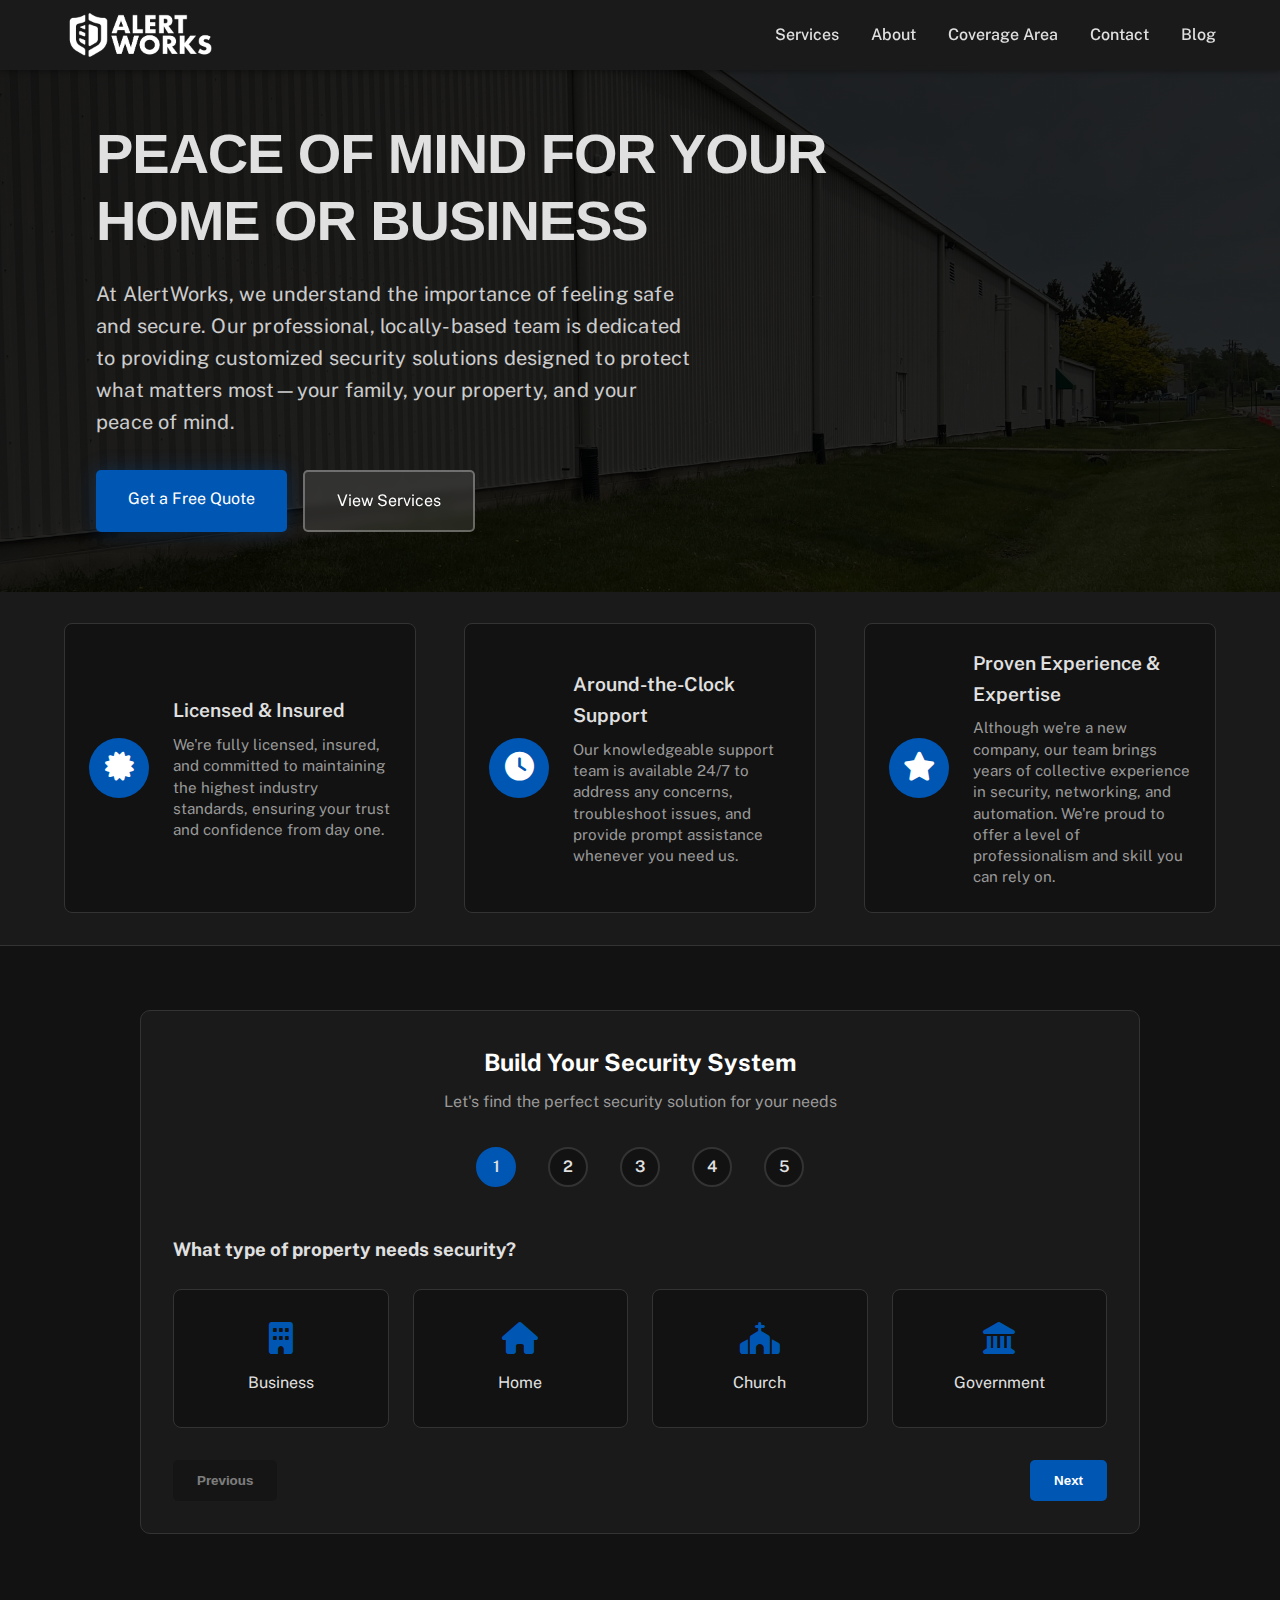
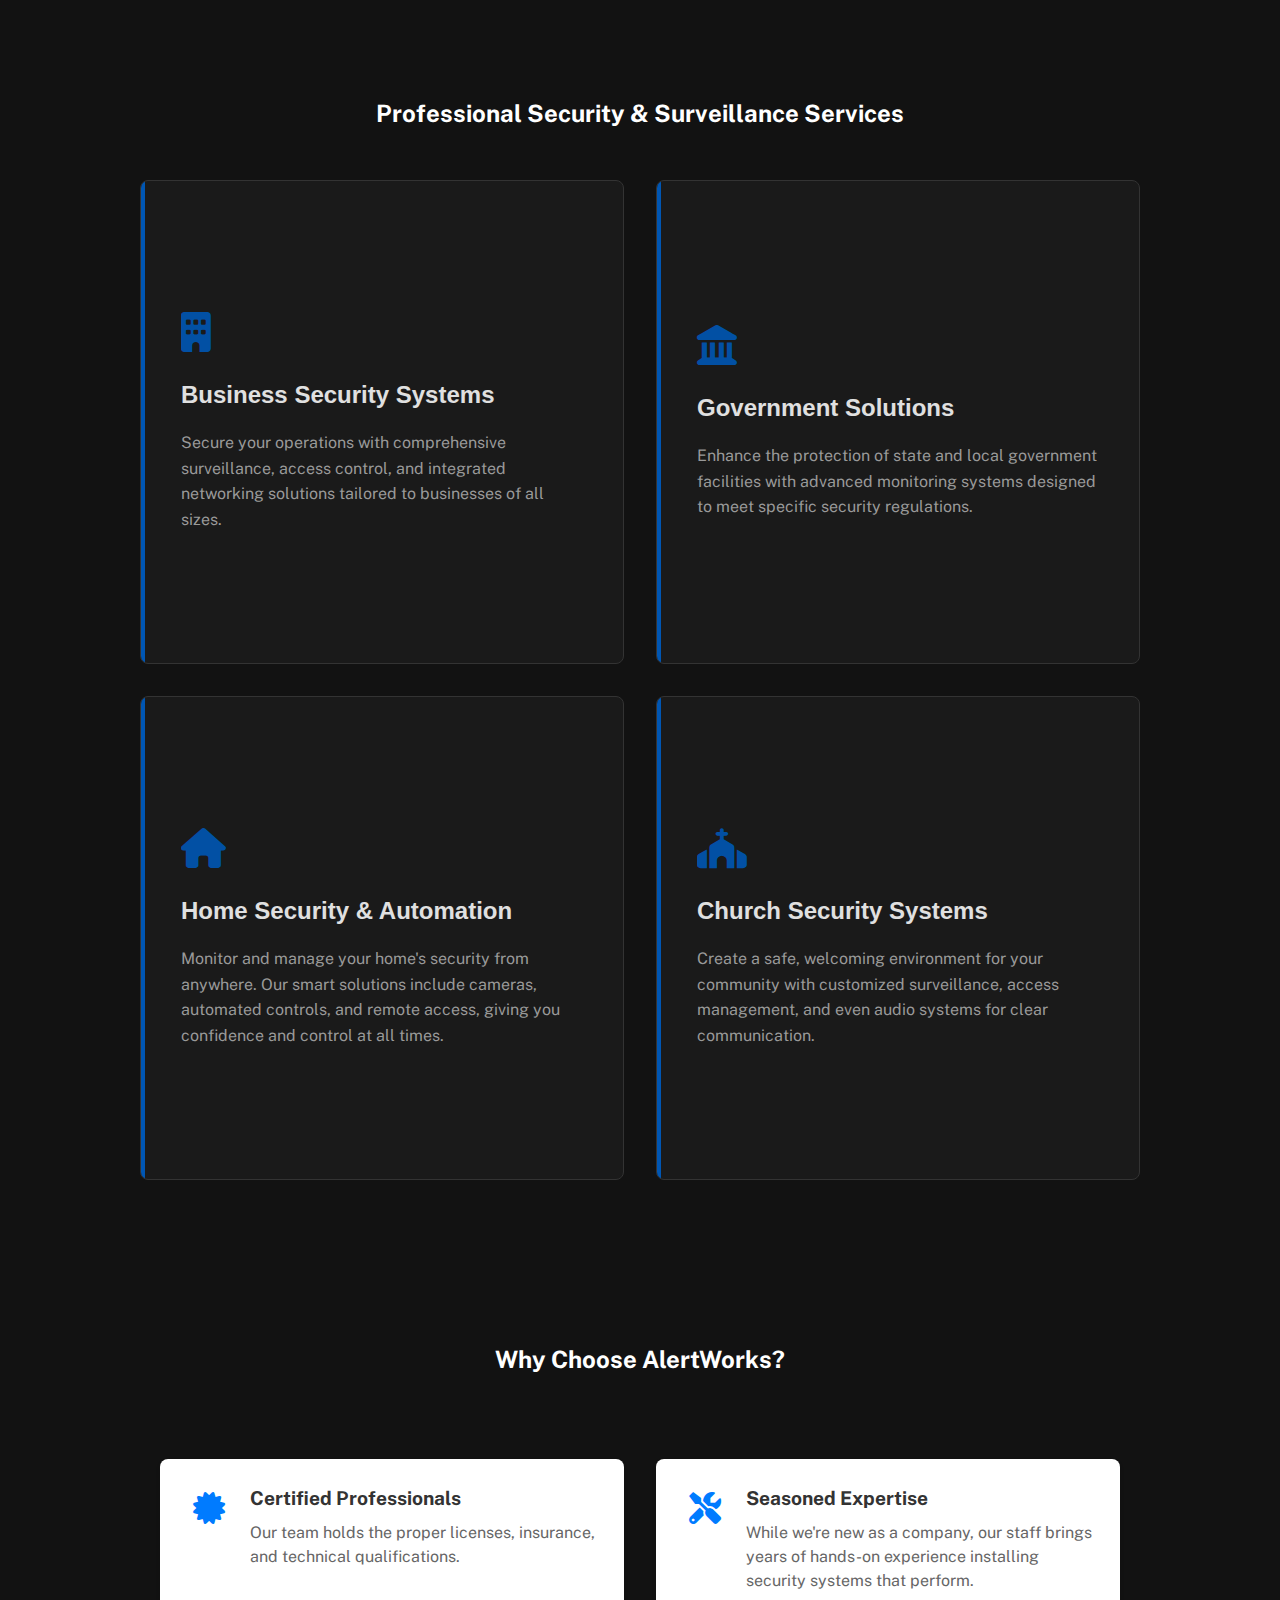
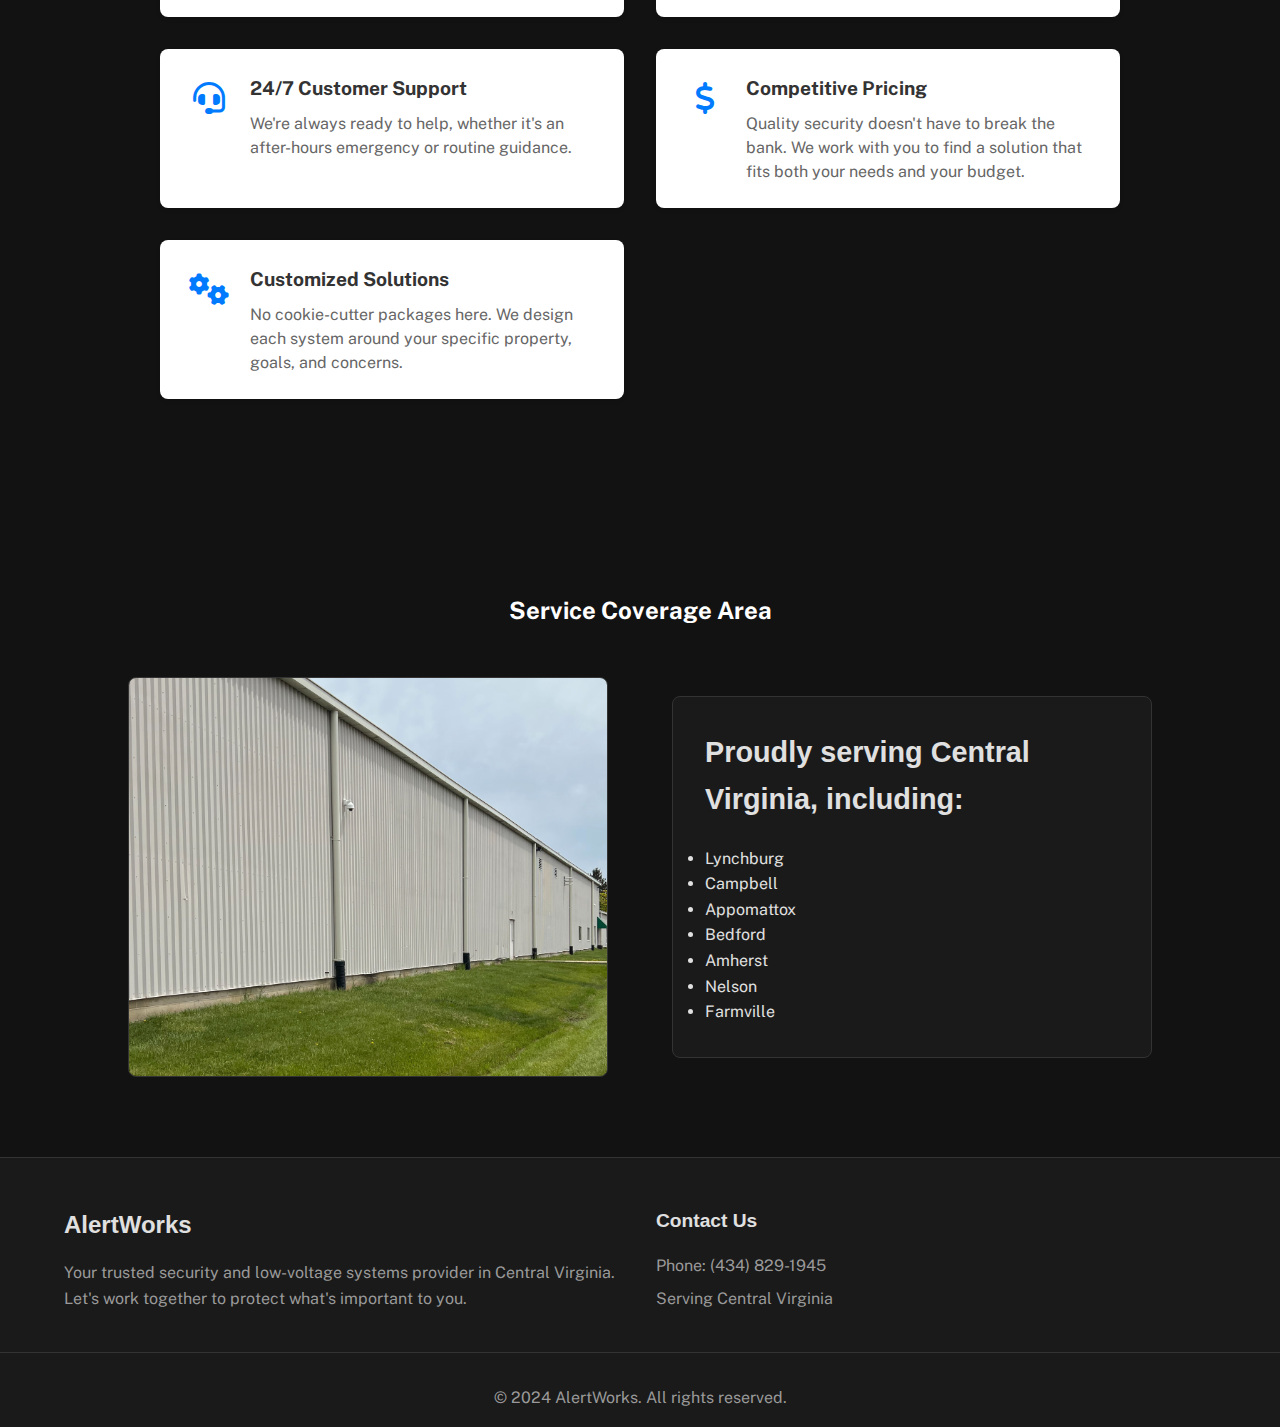
<file: index.html>
<!DOCTYPE html>
<html lang="en">
<head>
    <meta charset="UTF-8">
    <meta name="viewport" content="width=device-width, initial-scale=1.0">
    
    <!-- SEO Meta Tags -->
    <title>AlertWorks - Professional Security Systems & Low Voltage Solutions in Central Virginia</title>
    <meta name="description" content="AlertWorks provides professional security systems, surveillance, and low voltage solutions for homes and businesses in Central Virginia. 24/7 monitoring, access control, and custom security solutions.">
    <meta name="keywords" content="security systems, surveillance cameras, access control, home security, business security, Central Virginia, Lynchburg, Campbell, Bedford">
    
    <!-- Google Tag Manager -->
<script>(function(w,d,s,l,i){w[l]=w[l]||[];w[l].push({'gtm.start':
    new Date().getTime(),event:'gtm.js'});var f=d.getElementsByTagName(s)[0],
    j=d.createElement(s),dl=l!='dataLayer'?'&l='+l:'';j.async=true;j.src=
    'https://www.googletagmanager.com/gtm.js?id='+i+dl;f.parentNode.insertBefore(j,f);
    })(window,document,'script','dataLayer','GTM-N4N9LF2C');</script>
    <!-- End Google Tag Manager -->


    <!-- Open Graph / Social Media Meta Tags -->
    <meta property="og:title" content="AlertWorks - Professional Security Systems in Central Virginia">
    <meta property="og:description" content="Professional security systems and surveillance solutions for homes and businesses. Licensed experts serving Central Virginia with 24/7 support.">
    <meta property="og:image" content="https://alertworksva.com/alertworks-social-share.jpg">
    <meta property="og:url" content="https://alertworksva.com">
    <meta property="og:type" content="website">
    
    <!-- Twitter Card Meta Tags -->
    <meta name="twitter:card" content="summary_large_image">
    <meta name="twitter:title" content="AlertWorks - Security Systems & Solutions">
    <meta name="twitter:description" content="Professional security systems and surveillance solutions for homes and businesses in Central Virginia.">
    <meta name="twitter:image" content="https://alertworks.com/alertworks-social-share.jpg">
    
    <!-- Favicon Tags -->
    <link rel="icon" type="image/png" href="alertworks-icon.png">
    <link rel="apple-touch-icon" href="alertworks-icon.png">
    
    <!-- Preload Critical Assets -->
    <link rel="preload" href="alertworksva-logo-transparent.png" as="image">
    <link rel="preload" href="styles.css" as="style">
    
    <!-- Stylesheets -->
    <link rel="stylesheet" href="styles.css">
    <link rel="stylesheet" href="https://cdnjs.cloudflare.com/ajax/libs/font-awesome/6.0.0/css/all.min.css">
    <link rel="preconnect" href="https://fonts.googleapis.com">
    <link rel="preconnect" href="https://fonts.gstatic.com" crossorigin>
    <link href="https://fonts.googleapis.com/css2?family=Public+Sans:wght@400;500;600&display=swap" rel="stylesheet">

    
</head>
<body>
    <!-- Google Tag Manager (noscript) -->
<noscript><iframe src="https://www.googletagmanager.com/ns.html?id=GTM-N4N9LF2C"
    height="0" width="0" style="display:none;visibility:hidden"></iframe></noscript>
    <!-- End Google Tag Manager (noscript) -->
    <header>
        <nav>
            <div class="logo">
                <img src="alertworksva-logo-transparent.png" alt="AlertWorks VA - Professional Security Systems" width="200" height="60">
            </div>
            <div class="nav-links">
                <a href="#services">Services</a>
                <a href="#about">About</a>
                <a href="#coverage">Coverage Area</a>
                <a href="#contact">Contact</a>
                <a href="blog-government-security.html">Blog</a>
            </div>
        </nav>

        <div class="hero">
            <div class="hero-content">
                <h1>Peace of Mind for Your Home or Business</h1>
                <p>At AlertWorks, we understand the importance of feeling safe and secure. Our professional, locally-based team is dedicated to providing customized security solutions designed to protect what matters most—your family, your property, and your peace of mind.</p>
                <div class="hero-buttons">
                    <a href="#contact" class="cta-button primary">Get a Free Quote</a>
                    <a href="#services" class="cta-button secondary">View Services</a>
                </div>
            </div>
        </div>

        <!-- Schema markup should come after the hero section -->
        <script type="application/ld+json">
        {
            "@context": "https://schema.org",
            "@type": "SecurityService",
            "name": "AlertWorks",
            "image": "https://alertworksva.com/alertworksva-logo-transparent.png",
            "description": "Professional security systems and low voltage solutions in Central Virginia",
            "address": {
                "@type": "PostalAddress",
                "addressLocality": "Lynchburg",
                "addressRegion": "VA",
                "addressCountry": "US"
            },
            "geo": {
                "@type": "GeoCoordinates",
                "latitude": "37.4138",
                "longitude": "-79.1422"
            },
            "url": "https://alertworksva.com",
            "telephone": "(434) 829-1945",
            "areaServed": ["Lynchburg", "Campbell", "Appomattox", "Bedford", "Amherst", "Nelson", "Farmville"]
        }
        </script>
    </header>

    <section id="trust-banner">
        <div class="trust-items">
            <div class="trust-item">
                <div class="trust-icon">
                    <i class="fas fa-certificate"></i>
                </div>
                <div class="trust-content">
                    <h3>Licensed & Insured</h3>
                    <p>We're fully licensed, insured, and committed to maintaining the highest industry standards, ensuring your trust and confidence from day one.</p>
                </div>
            </div>
            <div class="trust-item">
                <div class="trust-icon">
                    <i class="fas fa-clock"></i>
                </div>
                <div class="trust-content">
                    <h3>Around-the-Clock Support</h3>
                    <p>Our knowledgeable support team is available 24/7 to address any concerns, troubleshoot issues, and provide prompt assistance whenever you need us.</p>
                </div>
            </div>
            <div class="trust-item">
                <div class="trust-icon">
                    <i class="fas fa-star"></i>
                </div>
                <div class="trust-content">
                    <h3>Proven Experience & Expertise</h3>
                    <p>Although we're a new company, our team brings years of collective experience in security, networking, and automation. We're proud to offer a level of professionalism and skill you can rely on.</p>
                </div>
            </div>
        </div>
    </section>

    <section id="system-builder">
        <div class="configurator-container">
            <div class="configurator-header">
                <h2>Build Your Security System</h2>
                <p>Let's find the perfect security solution for your needs</p>
            </div>
            
            <div class="steps-container">
                <div class="step-indicators">
                    <div class="step active" data-step="1">1</div>
                    <div class="step" data-step="2">2</div>
                    <div class="step" data-step="3">3</div>
                    <div class="step" data-step="4">4</div>
                    <div class="step" data-step="5">5</div>
                </div>
                
                <form id="system-configurator">
                    <!-- Step 1: Property Type -->
                    <div class="step-content active" data-step="1">
                        <h3>What type of property needs security?</h3>
                        <div class="options-grid">
                            <div class="option-card">
                                <i class="fas fa-building"></i>
                                <span>Business</span>
                                <input type="radio" name="property-type" value="business">
                            </div>
                            <div class="option-card">
                                <i class="fas fa-home"></i>
                                <span>Home</span>
                                <input type="radio" name="property-type" value="home">
                            </div>
                            <div class="option-card">
                                <i class="fas fa-church"></i>
                                <span>Church</span>
                                <input type="radio" name="property-type" value="church">
                            </div>
                            <div class="option-card">
                                <i class="fas fa-landmark"></i>
                                <span>Government</span>
                                <input type="radio" name="property-type" value="government">
                            </div>
                        </div>
                    </div>

                    <!-- Step 2: Security Objectives -->
                    <div class="step-content" data-step="2">
                        <h3>Select Your Security Objectives</h3>
                        <div class="checkbox-grid">
                            <div class="checkbox-group">
                                <h4>Surveillance</h4>
                                <label><input type="checkbox" name="objectives" value="indoor-cameras"> Indoor Cameras</label>
                                <label><input type="checkbox" name="objectives" value="outdoor-cameras"> Outdoor Cameras</label>
                                <label><input type="checkbox" name="objectives" value="24-7-monitoring"> 24/7 Monitoring</label>
                            </div>
                            <div class="checkbox-group">
                                <h4>Access Control</h4>
                                <label><input type="checkbox" name="objectives" value="door-access"> Door Access Systems</label>
                                <label><input type="checkbox" name="objectives" value="keycard"> Keycard/Keypad Entry</label>
                                <label><input type="checkbox" name="objectives" value="visitor"> Visitor Management</label>
                            </div>
                        </div>
                    </div>

                    <!-- Step 3: Budget Range -->
                    <div class="step-content" data-step="3">
                        <h3>Select Your Budget Range</h3>
                        <div class="budget-options">
                            <div class="budget-card">
                                <h4>Budget-Friendly</h4>
                                <p>Entry Level Solutions</p>
                                <input type="radio" name="budget" value="budget">
                            </div>
                            <div class="budget-card">
                                <h4>Mid-Range</h4>
                                <p>Balance of Features & Cost</p>
                                <input type="radio" name="budget" value="mid">
                            </div>
                            <div class="budget-card">
                                <h4>Premium</h4>
                                <p>High-End Integrated Solutions</p>
                                <input type="radio" name="budget" value="premium">
                            </div>
                        </div>
                    </div>

                    <!-- Step 4: Additional Details -->
                    <div class="step-content" data-step="4">
                        <h3>Additional Details</h3>
                        <div class="form-group">
                            <label>Property Size</label>
                            <select name="size">
                                <option value="small">Small (Single Room/Office)</option>
                                <option value="medium">Medium (Multi-Room)</option>
                                <option value="large">Large (Multiple Buildings)</option>
                            </select>
                            
                            <label>Installation Timeline</label>
                            <select name="timeline">
                                <option value="urgent">Urgent (2-4 weeks)</option>
                                <option value="flexible">Flexible (4-8 weeks)</option>
                                <option value="research">Just Researching</option>
                            </select>
                        </div>
                    </div>

                    <!-- Step 5: Contact Information -->
                    <div class="step-content" data-step="5">
                        <h3>Get Your Custom Quote</h3>
                        <div class="form-group">
                            <input type="text" placeholder="Your Name" required>
                            <input type="email" placeholder="Email Address" required>
                            <input type="tel" placeholder="Phone Number" required>
                            <textarea placeholder="Additional Notes (Optional)"></textarea>
                        </div>
                    </div>

                    <div class="step-navigation">
                        <button type="button" class="prev-step" disabled>Previous</button>
                        <button type="button" class="next-step">Next</button>
                        <button type="submit" class="submit-form" style="display: none;">Get Quote</button>
                    </div>
                </form>
            </div>
        </div>
    </section>

    <section id="services">
        <h2>Professional Security & Surveillance Services</h2>
        <div class="services-grid">
            <div class="service-card" itemscope itemtype="https://schema.org/Service">
                <i class="fas fa-building" aria-hidden="true"></i>
                <h3 itemprop="name">Business Security Systems</h3>
                <p itemprop="description">Secure your operations with comprehensive surveillance, access control, and integrated networking solutions tailored to businesses of all sizes.</p>
            </div>
            <div class="service-card">
                <i class="fas fa-landmark"></i>
                <h3>Government Solutions</h3>
                <p>Enhance the protection of state and local government facilities with advanced monitoring systems designed to meet specific security regulations.</p>
            </div>
            <div class="service-card">
                <i class="fas fa-home"></i>
                <h3>Home Security & Automation</h3>
                <p>Monitor and manage your home's security from anywhere. Our smart solutions include cameras, automated controls, and remote access, giving you confidence and control at all times.</p>
            </div>
            <div class="service-card">
                <i class="fas fa-church"></i>
                <h3>Church Security Systems</h3>
                <p>Create a safe, welcoming environment for your community with customized surveillance, access management, and even audio systems for clear communication.</p>
            </div>
        </div>
    </section>

    <section id="about">
        <h2>Why Choose AlertWorks?</h2>
        <div class="about-content">
            <div class="benefits-grid">
                <div class="benefit-card">
                    <div class="benefit-icon">
                        <i class="fas fa-certificate"></i>
                    </div>
                    <div class="benefit-text">
                        <h4>Certified Professionals</h4>
                        <p>Our team holds the proper licenses, insurance, and technical qualifications.</p>
                    </div>
                </div>
                
                <div class="benefit-card">
                    <div class="benefit-icon">
                        <i class="fas fa-tools"></i>
                    </div>
                    <div class="benefit-text">
                        <h4>Seasoned Expertise</h4>
                        <p>While we're new as a company, our staff brings years of hands-on experience installing security systems that perform.</p>
                    </div>
                </div>
                
                <div class="benefit-card">
                    <div class="benefit-icon">
                        <i class="fas fa-headset"></i>
                    </div>
                    <div class="benefit-text">
                        <h4>24/7 Customer Support</h4>
                        <p>We're always ready to help, whether it's an after-hours emergency or routine guidance.</p>
                    </div>
                </div>
                
                <div class="benefit-card">
                    <div class="benefit-icon">
                        <i class="fas fa-dollar-sign"></i>
                    </div>
                    <div class="benefit-text">
                        <h4>Competitive Pricing</h4>
                        <p>Quality security doesn't have to break the bank. We work with you to find a solution that fits both your needs and your budget.</p>
                    </div>
                </div>
                
                <div class="benefit-card">
                    <div class="benefit-icon">
                        <i class="fas fa-cogs"></i>
                    </div>
                    <div class="benefit-text">
                        <h4>Customized Solutions</h4>
                        <p>No cookie-cutter packages here. We design each system around your specific property, goals, and concerns.</p>
                    </div>
                </div>
            </div>
        </div>
    </section>

    <section id="coverage">
        <h2>Service Coverage Area</h2>
        <div class="coverage-container">
            <div class="coverage-image">
                <img src="alertworks-header.jpg" 
                     alt="Map showing AlertWorks service coverage area in Central Virginia" 
                     width="800" 
                     height="600"
                     loading="lazy">
            </div>
            <div class="coverage-list">
                <h3>Proudly serving Central Virginia, including:</h3>
                <ul>
                    <li>Lynchburg</li>
                    <li>Campbell</li>
                    <li>Appomattox</li>
                    <li>Bedford</li>
                    <li>Amherst</li>
                    <li>Nelson</li>
                    <li>Farmville</li>
                </ul>
            </div>
        </div>
    </section>

</main>

    <footer itemscope itemtype="https://schema.org/LocalBusiness">
        <div class="footer-content">
            <div class="footer-info">
                <h3 itemprop="name">AlertWorks</h3>
                <p itemprop="description">Your trusted security and low-voltage systems provider in Central Virginia. Let's work together to protect what's important to you.</p>
            </div>
            <div class="footer-contact">
                <h4>Contact Us</h4>
                <p>Phone: <span itemprop="telephone">(434) 829-1945</span></p>
                <p itemprop="areaServed">Serving Central Virginia</p>
            </div>
        </div>
        <div class="footer-bottom">
            <p>&copy; 2024 AlertWorks. All rights reserved.</p>
        </div>
    </footer>

    <script src="script.js" defer></script>
</body>
</html>
</file>
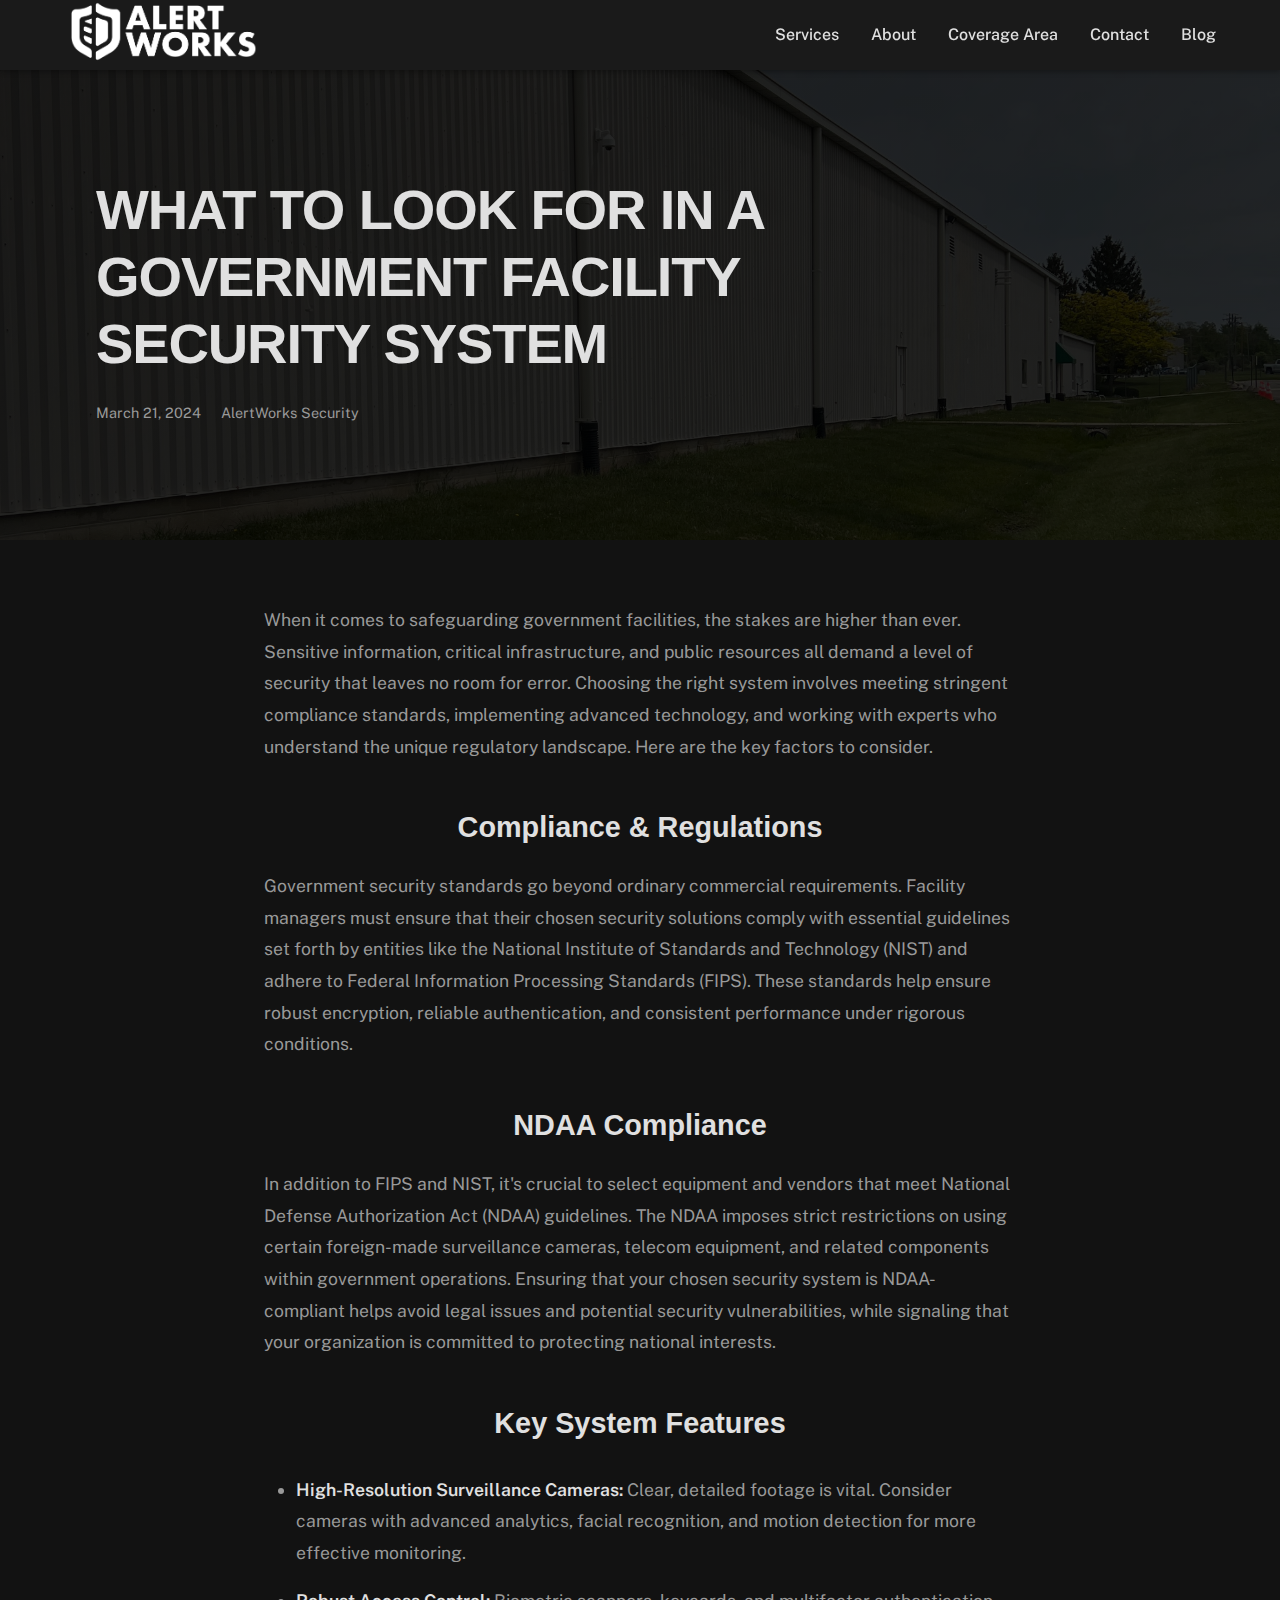
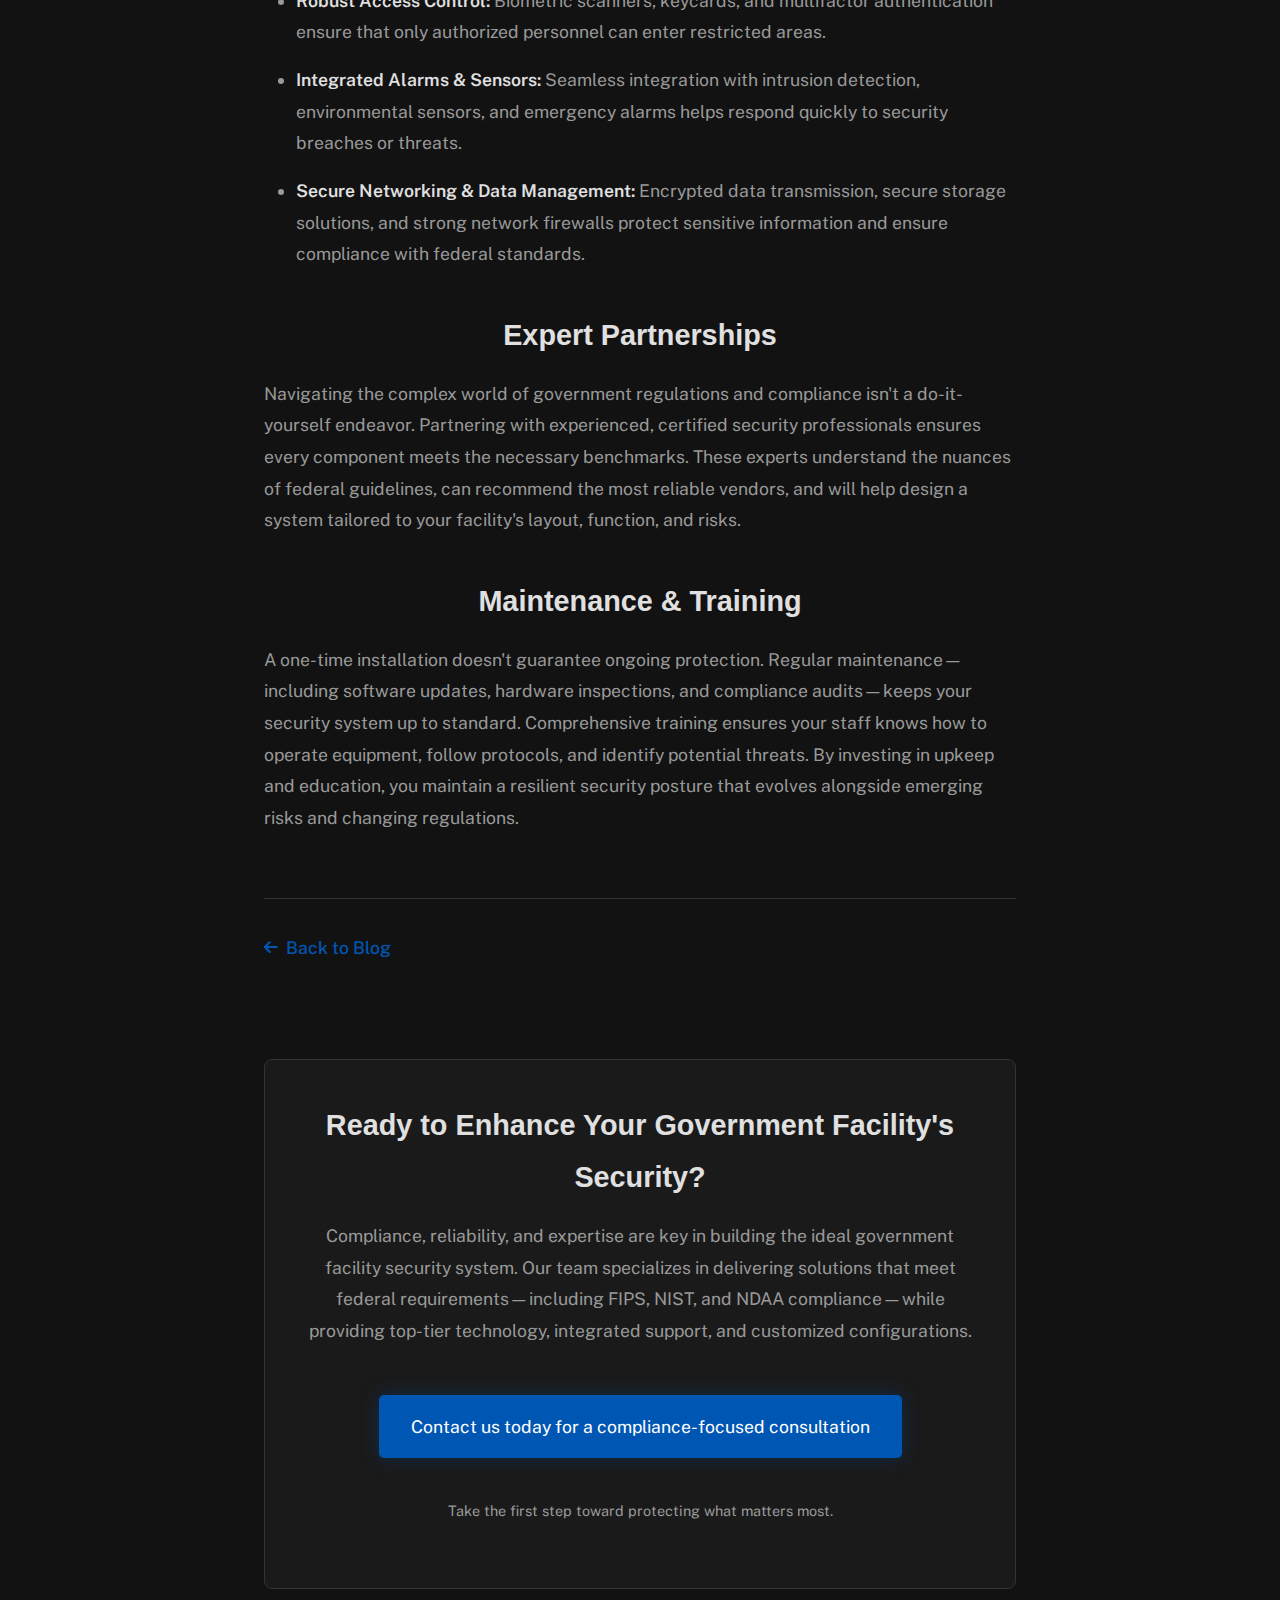
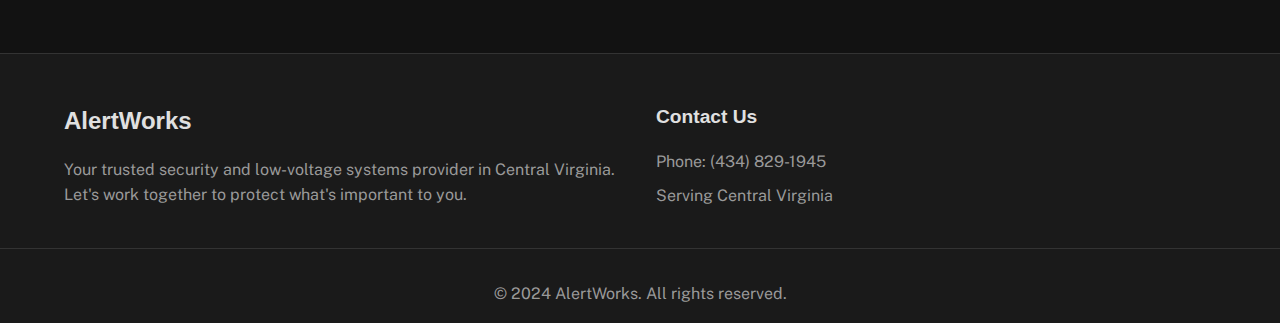
<file: blog-government-security.html>
<!DOCTYPE html>
<html lang="en">
<head>
    <meta charset="UTF-8">
    <meta name="viewport" content="width=device-width, initial-scale=1.0">
    
    <!-- SEO Meta Tags -->
    <title>What to Look for in a Government Facility Security System | AlertWorks</title>
    <meta name="description" content="Learn about essential security features, compliance requirements, and best practices for government facility security systems. Expert guidance from AlertWorks.">
    <meta name="keywords" content="government security systems, NDAA compliance, FIPS compliance, facility security, Central Virginia">
    
    <!-- Open Graph / Social Media Meta Tags -->
    <meta property="og:title" content="Government Facility Security System Requirements | AlertWorks">
    <meta property="og:description" content="Expert guide on government facility security systems, compliance requirements, and essential features for protecting sensitive facilities.">
    <meta property="og:image" content="https://alertworksva.com/alertworks-social-share.jpg">
    <meta property="og:url" content="https://alertworksva.com/blog-government-security.html">
    <meta property="og:type" content="article">
    
    <!-- Favicon Tags -->
    <link rel="icon" type="image/png" href="alertworks-icon.png">
    <link rel="apple-touch-icon" href="alertworks-icon.png">
    
    <!-- Stylesheets -->
    <link rel="stylesheet" href="styles.css">
    <link rel="stylesheet" href="https://cdnjs.cloudflare.com/ajax/libs/font-awesome/6.0.0/css/all.min.css">
    <link rel="preconnect" href="https://fonts.googleapis.com">
    <link rel="preconnect" href="https://fonts.gstatic.com" crossorigin>
    <link href="https://fonts.googleapis.com/css2?family=Public+Sans:wght@400;500;600&display=swap" rel="stylesheet">
</head>
<body>
    <header>
        <nav>
            <div class="logo">
                <a href="index.html">
                    <img src="alertworksva-logo-transparent.png" alt="AlertWorks VA - Professional Security Systems" width="200" height="60">
                </a>
            </div>
            <div class="nav-links">
                <a href="index.html#services">Services</a>
                <a href="index.html#about">About</a>
                <a href="index.html#coverage">Coverage Area</a>
                <a href="index.html#contact">Contact</a>
                <a href="blog.html">Blog</a>
            </div>
        </nav>

        <!-- Add hero section for blog -->
        <div class="hero">
            <div class="hero-content">
                <h1>What to Look for in a Government Facility Security System</h1>
                <div class="post-meta">
                    <time itemprop="datePublished" datetime="2024-03-21">March 21, 2024</time>
                    <span itemprop="author" itemscope itemtype="https://schema.org/Organization">
                        <span itemprop="name">AlertWorks Security</span>
                    </span>
                </div>
            </div>
        </div>
    </header>

    <main class="blog-post">
        <article itemscope itemtype="https://schema.org/BlogPosting">
            <div class="post-content" itemprop="articleBody">
                <p>When it comes to safeguarding government facilities, the stakes are higher than ever. Sensitive information, critical infrastructure, and public resources all demand a level of security that leaves no room for error. Choosing the right system involves meeting stringent compliance standards, implementing advanced technology, and working with experts who understand the unique regulatory landscape. Here are the key factors to consider.</p>

                <h2>Compliance & Regulations</h2>
                <p>Government security standards go beyond ordinary commercial requirements. Facility managers must ensure that their chosen security solutions comply with essential guidelines set forth by entities like the National Institute of Standards and Technology (NIST) and adhere to Federal Information Processing Standards (FIPS). These standards help ensure robust encryption, reliable authentication, and consistent performance under rigorous conditions.</p>

                <h2>NDAA Compliance</h2>
                <p>In addition to FIPS and NIST, it's crucial to select equipment and vendors that meet National Defense Authorization Act (NDAA) guidelines. The NDAA imposes strict restrictions on using certain foreign-made surveillance cameras, telecom equipment, and related components within government operations. Ensuring that your chosen security system is NDAA-compliant helps avoid legal issues and potential security vulnerabilities, while signaling that your organization is committed to protecting national interests.</p>

                <h2>Key System Features</h2>
                <ul>
                    <li><strong>High-Resolution Surveillance Cameras:</strong> Clear, detailed footage is vital. Consider cameras with advanced analytics, facial recognition, and motion detection for more effective monitoring.</li>
                    <li><strong>Robust Access Control:</strong> Biometric scanners, keycards, and multifactor authentication ensure that only authorized personnel can enter restricted areas.</li>
                    <li><strong>Integrated Alarms & Sensors:</strong> Seamless integration with intrusion detection, environmental sensors, and emergency alarms helps respond quickly to security breaches or threats.</li>
                    <li><strong>Secure Networking & Data Management:</strong> Encrypted data transmission, secure storage solutions, and strong network firewalls protect sensitive information and ensure compliance with federal standards.</li>
                </ul>

                <h2>Expert Partnerships</h2>
                <p>Navigating the complex world of government regulations and compliance isn't a do-it-yourself endeavor. Partnering with experienced, certified security professionals ensures every component meets the necessary benchmarks. These experts understand the nuances of federal guidelines, can recommend the most reliable vendors, and will help design a system tailored to your facility's layout, function, and risks.</p>

                <h2>Maintenance & Training</h2>
                <p>A one-time installation doesn't guarantee ongoing protection. Regular maintenance—including software updates, hardware inspections, and compliance audits—keeps your security system up to standard. Comprehensive training ensures your staff knows how to operate equipment, follow protocols, and identify potential threats. By investing in upkeep and education, you maintain a resilient security posture that evolves alongside emerging risks and changing regulations.</p>

                <div class="post-navigation">
                    <a href="blog.html" class="back-to-blog">
                        <i class="fas fa-arrow-left"></i> Back to Blog
                    </a>
                </div>

                <div class="cta-section">
                    <h2>Ready to Enhance Your Government Facility's Security?</h2>
                    <p>Compliance, reliability, and expertise are key in building the ideal government facility security system. Our team specializes in delivering solutions that meet federal requirements—including FIPS, NIST, and NDAA compliance—while providing top-tier technology, integrated support, and customized configurations.</p>
                    <a href="index.html#contact" class="cta-button primary">Contact us today for a compliance-focused consultation</a>
                    <p class="cta-subtitle">Take the first step toward protecting what matters most.</p>
                </div>
            </div>
        </article>
    </main>

    <footer itemscope itemtype="https://schema.org/LocalBusiness">
        <div class="footer-content">
            <div class="footer-info">
                <h3 itemprop="name">AlertWorks</h3>
                <p itemprop="description">Your trusted security and low-voltage systems provider in Central Virginia. Let's work together to protect what's important to you.</p>
            </div>
            <div class="footer-contact">
                <h4>Contact Us</h4>
                <p>Phone: <span itemprop="telephone">(434) 829-1945</span></p>
                <p itemprop="areaServed">Serving Central Virginia</p>
            </div>
        </div>
        <div class="footer-bottom">
            <p>&copy; 2024 AlertWorks. All rights reserved.</p>
        </div>
    </footer>

    <script src="script.js" defer></script>
</body>
</html>
</file>
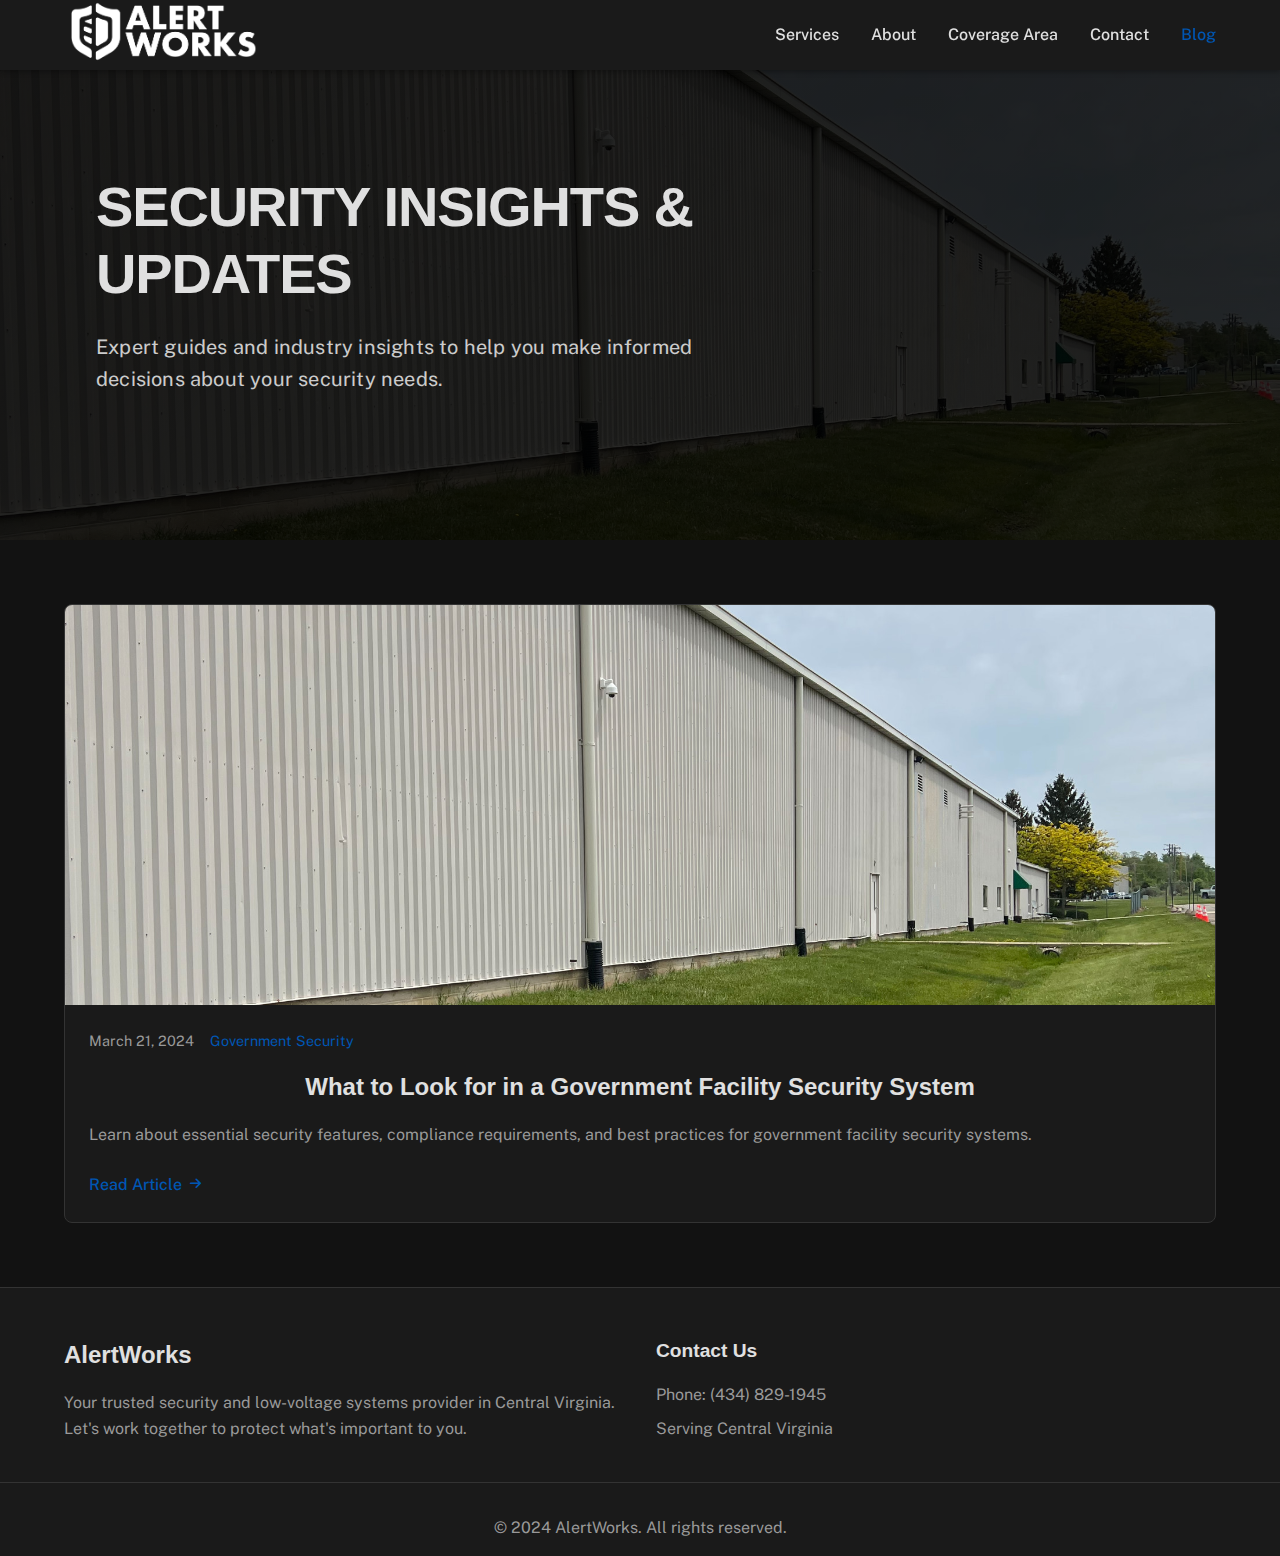
<file: blog.html>
<!DOCTYPE html>
<html lang="en">
<head>
    <meta charset="UTF-8">
    <meta name="viewport" content="width=device-width, initial-scale=1.0">
    
    <!-- SEO Meta Tags -->
    <title>Security & Low Voltage Blog | AlertWorks VA</title>
    <meta name="description" content="Expert insights on security systems, surveillance solutions, and low voltage installations from AlertWorks VA. Stay informed about the latest in security technology.">
    
    <!-- Open Graph / Social Media Meta Tags -->
    <meta property="og:title" content="Security Systems Blog | AlertWorks VA">
    <meta property="og:description" content="Expert insights and guides on security systems, surveillance, and low voltage solutions.">
    <meta property="og:image" content="https://alertworksva.com/alertworks-social-share.jpg">
    <meta property="og:url" content="https://alertworksva.com/blog.html">
    <meta property="og:type" content="website">
    
    <!-- Favicon Tags -->
    <link rel="icon" type="image/png" href="alertworks-icon.png">
    <link rel="apple-touch-icon" href="alertworks-icon.png">
    
    <!-- Stylesheets -->
    <link rel="stylesheet" href="styles.css">
    <link rel="stylesheet" href="https://cdnjs.cloudflare.com/ajax/libs/font-awesome/6.0.0/css/all.min.css">
    <link rel="preconnect" href="https://fonts.googleapis.com">
    <link rel="preconnect" href="https://fonts.gstatic.com" crossorigin>
    <link href="https://fonts.googleapis.com/css2?family=Public+Sans:wght@400;500;600&display=swap" rel="stylesheet">
</head>
<body>
    <header>
        <nav>
            <div class="logo">
                <a href="index.html">
                    <img src="alertworksva-logo-transparent.png" alt="AlertWorks VA - Professional Security Systems" width="200" height="60">
                </a>
            </div>
            <div class="nav-links">
                <a href="index.html#services">Services</a>
                <a href="index.html#about">About</a>
                <a href="index.html#coverage">Coverage Area</a>
                <a href="index.html#contact">Contact</a>
                <a href="#" class="active">Blog</a>
            </div>
        </nav>

        <div class="hero">
            <div class="hero-content">
                <h1>Security Insights & Updates</h1>
                <p>Expert guides and industry insights to help you make informed decisions about your security needs.</p>
            </div>
        </div>
    </header>

    <main class="blog-listing">
        <div class="blog-grid">
            <!-- Featured Post -->
            <article class="blog-card featured">
                <a href="blog-government-security.html" class="blog-card-inner">
                    <div class="blog-card-image">
                        <img src="alertworks-header.jpg" alt="Government Facility Security Systems" loading="lazy">
                    </div>
                    <div class="blog-card-content">
                        <div class="blog-meta">
                            <time datetime="2024-03-21">March 21, 2024</time>
                            <span class="category">Government Security</span>
                        </div>
                        <h2>What to Look for in a Government Facility Security System</h2>
                        <p>Learn about essential security features, compliance requirements, and best practices for government facility security systems.</p>
                        <span class="read-more">Read Article <i class="fas fa-arrow-right"></i></span>
                    </div>
                </a>
            </article>

            <!-- Add more blog posts here as they're created -->
        </div>
    </main>

    <footer itemscope itemtype="https://schema.org/LocalBusiness">
        <div class="footer-content">
            <div class="footer-info">
                <h3 itemprop="name">AlertWorks</h3>
                <p itemprop="description">Your trusted security and low-voltage systems provider in Central Virginia. Let's work together to protect what's important to you.</p>
            </div>
            <div class="footer-contact">
                <h4>Contact Us</h4>
                <p>Phone: <span itemprop="telephone">(434) 829-1945</span></p>
                <p itemprop="areaServed">Serving Central Virginia</p>
            </div>
        </div>
        <div class="footer-bottom">
            <p>&copy; 2024 AlertWorks. All rights reserved.</p>
        </div>
    </footer>

    <script src="script.js" defer></script>
</body>
</html>
</file>
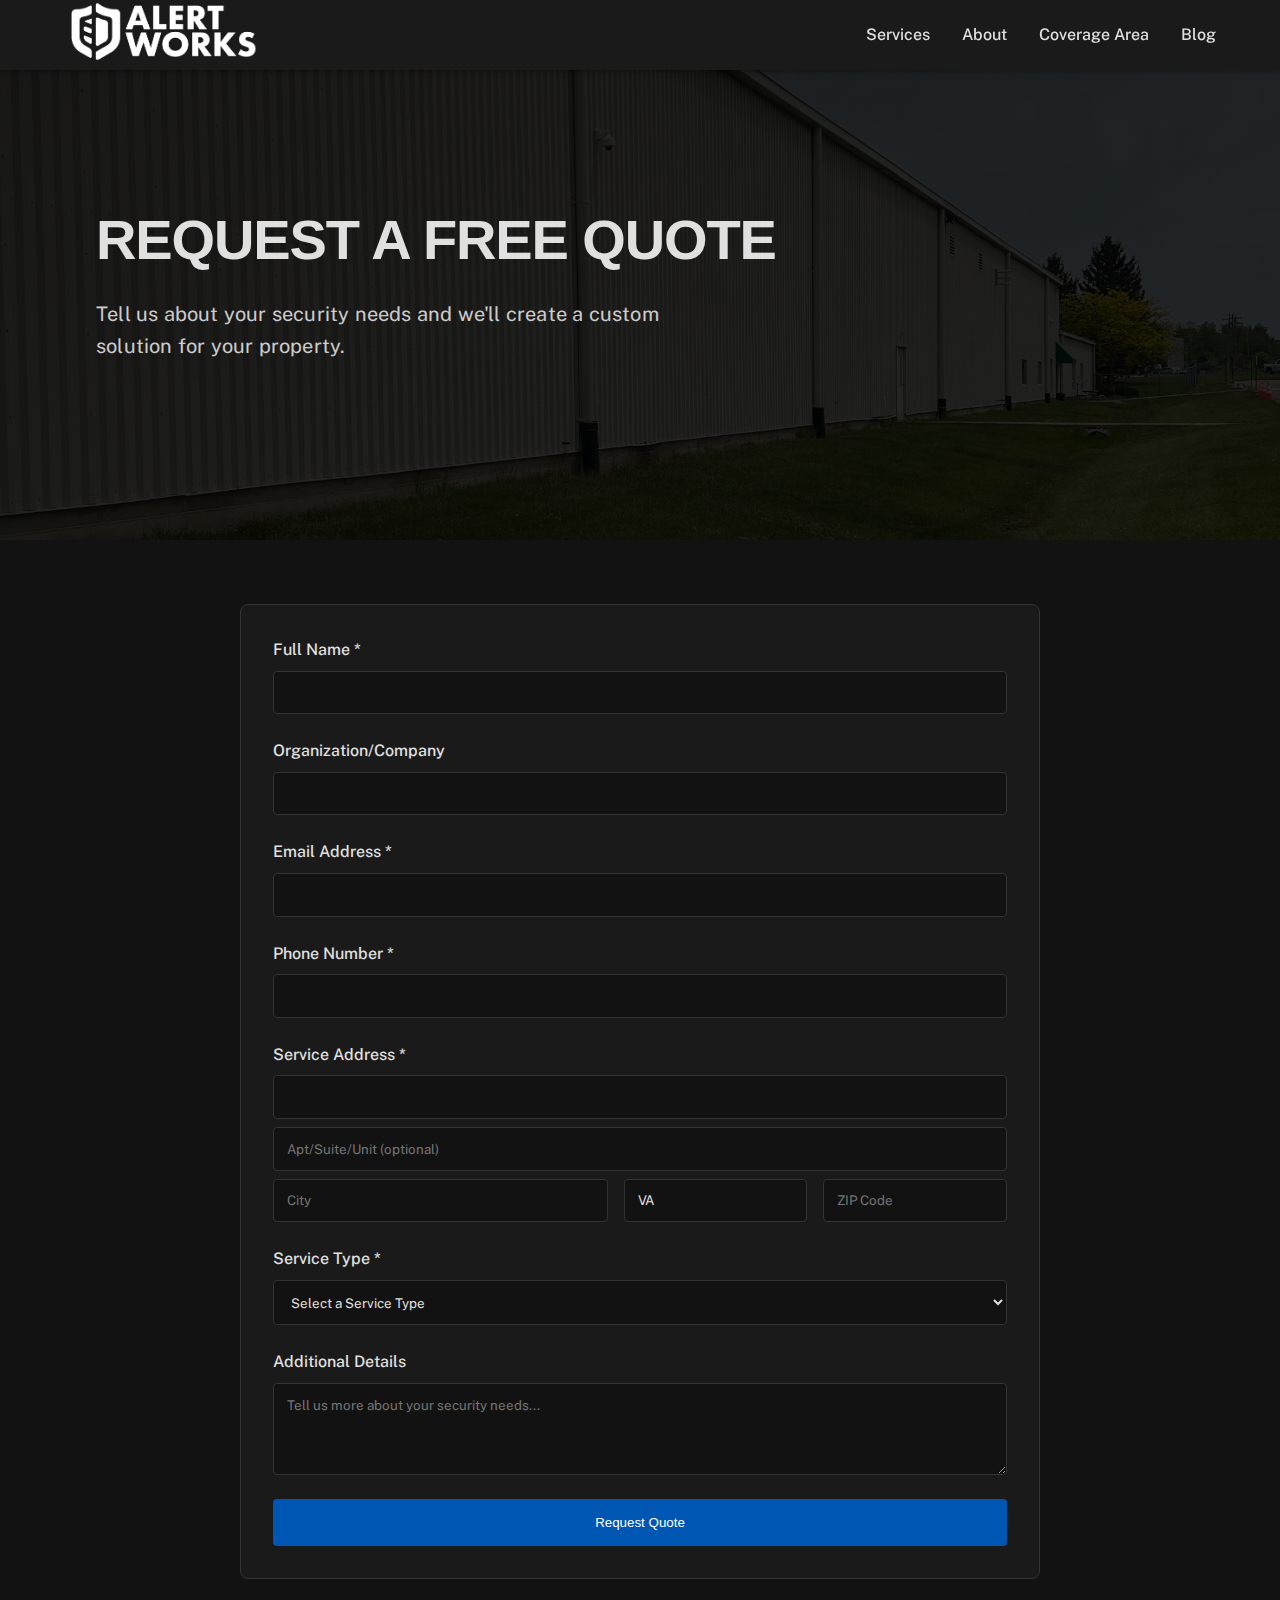
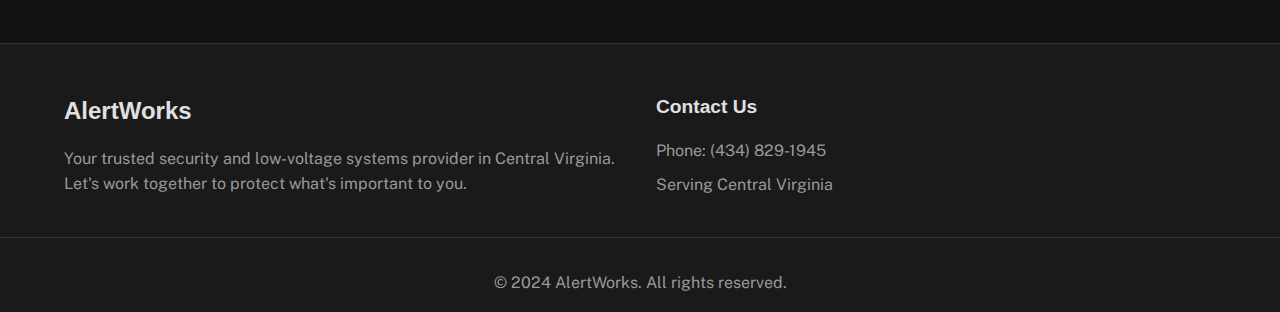
<file: quote.html>
<!DOCTYPE html>
<html lang="en">
<head>
    <meta charset="UTF-8">
    <meta name="viewport" content="width=device-width, initial-scale=1.0">
    
    <!-- SEO Meta Tags -->
    <title>Get a Free Security System Quote | AlertWorks VA</title>
    <meta name="description" content="Request a free quote for professional security systems and low voltage solutions from AlertWorks. Serving Central Virginia with custom security solutions.">
    
    <!-- Open Graph / Social Media Meta Tags -->
    <meta property="og:title" content="Request a Security System Quote | AlertWorks VA">
    <meta property="og:description" content="Get a free quote for professional security and surveillance solutions. Serving Central Virginia businesses and homes.">
    <meta property="og:image" content="https://alertworksva.com/alertworks-social-share.jpg">
    <meta property="og:url" content="https://alertworksva.com/quote.html">
    <meta property="og:type" content="website">
    
    <!-- Favicon Tags -->
    <link rel="icon" type="image/png" href="alertworks-icon.png">
    <link rel="apple-touch-icon" href="alertworks-icon.png">
    
    <!-- Stylesheets -->
    <link rel="stylesheet" href="styles.css">
    <link rel="stylesheet" href="https://cdnjs.cloudflare.com/ajax/libs/font-awesome/6.0.0/css/all.min.css">
    <link rel="preconnect" href="https://fonts.googleapis.com">
    <link rel="preconnect" href="https://fonts.gstatic.com" crossorigin>
    <link href="https://fonts.googleapis.com/css2?family=Public+Sans:wght@400;500;600&display=swap" rel="stylesheet">
</head>
<body>
    <header>
        <nav>
            <div class="logo">
                <a href="index.html">
                    <img src="alertworksva-logo-transparent.png" alt="AlertWorks VA - Professional Security Systems" width="200" height="60">
                </a>
            </div>
            <div class="nav-links">
                <a href="index.html#services">Services</a>
                <a href="index.html#about">About</a>
                <a href="index.html#coverage">Coverage Area</a>
                <a href="blog.html">Blog</a>
            </div>
        </nav>

        <div class="hero">
            <div class="hero-content">
                <h1>Request a Free Quote</h1>
                <p>Tell us about your security needs and we'll create a custom solution for your property.</p>
            </div>
        </div>
    </header>

    <main class="quote-page">
        <div class="quote-form-container">
            <form id="quoteForm" class="quote-form" action="/submit-quote" method="POST">
                <div class="form-group">
                    <label for="name">Full Name *</label>
                    <input type="text" id="name" name="name" required>
                </div>

                <div class="form-group">
                    <label for="organization">Organization/Company</label>
                    <input type="text" id="organization" name="organization">
                </div>

                <div class="form-group">
                    <label for="email">Email Address *</label>
                    <input type="email" id="email" name="email" required>
                </div>

                <div class="form-group">
                    <label for="phone">Phone Number *</label>
                    <input type="tel" id="phone" name="phone" required>
                </div>

                <div class="form-group">
                    <label for="address">Service Address *</label>
                    <input type="text" id="address" name="address" required>
                    <input type="text" id="address2" name="address2" placeholder="Apt/Suite/Unit (optional)">
                    <div class="address-grid">
                        <input type="text" id="city" name="city" placeholder="City" required>
                        <input type="text" id="state" name="state" placeholder="State" value="VA" required>
                        <input type="text" id="zip" name="zip" placeholder="ZIP Code" required>
                    </div>
                </div>

                <div class="form-group">
                    <label for="service_type">Service Type *</label>
                    <select id="service_type" name="service_type" required>
                        <option value="">Select a Service Type</option>
                        <option value="business">Business Security System</option>
                        <option value="home">Home Security System</option>
                        <option value="government">Government Facility</option>
                        <option value="church">Church Security System</option>
                        <option value="other">Other</option>
                    </select>
                </div>

                <div class="form-group">
                    <label for="message">Additional Details</label>
                    <textarea id="message" name="message" rows="4" placeholder="Tell us more about your security needs..."></textarea>
                </div>

                <button type="submit" class="submit-button">Request Quote</button>
            </form>
        </div>
    </main>

    <footer itemscope itemtype="https://schema.org/LocalBusiness">
        <div class="footer-content">
            <div class="footer-info">
                <h3 itemprop="name">AlertWorks</h3>
                <p itemprop="description">Your trusted security and low-voltage systems provider in Central Virginia. Let's work together to protect what's important to you.</p>
            </div>
            <div class="footer-contact">
                <h4>Contact Us</h4>
                <p>Phone: <span itemprop="telephone">(434) 829-1945</span></p>
                <p itemprop="areaServed">Serving Central Virginia</p>
            </div>
        </div>
        <div class="footer-bottom">
            <p>&copy; 2024 AlertWorks. All rights reserved.</p>
        </div>
    </footer>

    <script src="script.js" defer></script>
</body>
</html>
</file>
<file: styles.css>
/* Add CSS variables at the top */
:root {
    --primary-color: #0056b3;
    --secondary-color: #2c3e50;
    --dark-bg: #1a1a1a;
    --darker-bg: #121212;
    --text-light: #e0e0e0;
    --border-color: #333;
    --pattern-color1: #1a1a1a;
    --pattern-color2: #141414;
    --font-headers: "Futura PT", futura, -apple-system, BlinkMacSystemFont, sans-serif;
    --font-body: 'Public Sans', sans-serif;
}

/* Reset and base styles */
* {
    margin: 0;
    padding: 0;
    box-sizing: border-box;
}

body {
    font-family: var(--font-body);
    line-height: 1.6;
    color: #e0e0e0;
    background-color: #121212;
}

/* Navigation */
nav {
    display: flex;
    justify-content: space-between;
    align-items: center;
    padding: 0.5rem 5%;
    background-color: var(--dark-bg);
    box-shadow: 0 2px 5px rgba(0,0,0,0.3);
    position: fixed;
    width: 100%;
    z-index: 1000;
    height: 70px;
}

.logo {
    height: 50px;
    display: flex;
    align-items: center;
}

.logo img {
    height: 100%;
    width: auto;
    max-width: 200px;
    object-fit: contain;
}

.nav-links {
    display: flex;
    align-items: center;
    gap: 2rem;
}

.nav-links a {
    margin-left: 0;
    text-decoration: none;
    color: var(--text-light);
    font-weight: 500;
    transition: color 0.3s ease;
}

/* Hero section */
.hero {
    min-height: 60vh;
    padding: 120px 5% 60px;
    background-color: var(--darker-bg);
    background-image: linear-gradient(
        rgba(0, 0, 0, 0.7),
        rgba(0, 0, 0, 0.7)
    ), url('alertworks-header.jpg');
    background-size: cover;
    background-position: center;
    position: relative;
    display: flex;
    align-items: center;
    overflow: hidden;
}

/* Remove or modify the grid animation since we're using an image */
.hero::before {
    display: none; /* Remove the grid animation */
}

/* Update the overlay to be slightly darker for better text readability */
.hero::after {
    content: '';
    position: absolute;
    top: 0;
    left: 0;
    right: 0;
    bottom: 0;
    background: linear-gradient(
        135deg,
        rgba(0, 0, 0, 0.6) 0%,
        rgba(0, 0, 0, 0.4) 100%
    );
    z-index: 1;
}

.hero-content {
    position: relative;
    z-index: 2;
    max-width: 1200px;
    width: 100%;
    margin: 0 auto;
    padding: 0 2rem;
    text-align: left;
}

/* Update hero text styles */
.hero h1 {
    font-family: var(--font-headers);
    font-size: 3.5rem;
    font-weight: 700;
    margin-bottom: 1.5rem;
    text-transform: uppercase;
    letter-spacing: -0.02em;
    line-height: 1.2;
    color: var(--text-light);
    max-width: 800px;
}

.hero p {
    font-family: var(--font-body);
    color: var(--text-light);
    opacity: 0.9;
    font-size: 1.25rem;
    font-weight: 400;
    margin-bottom: 2rem;
    letter-spacing: 0.01em;
    max-width: 600px;
}

/* Add animations */
@keyframes grid-animation {
    0% {
        transform: perspective(300px) rotateX(45deg) translateY(0);
    }
    100% {
        transform: perspective(300px) rotateX(45deg) translateY(3em);
    }
}

@keyframes text-glow {
    0%, 100% {
        text-shadow: none;
    }
}

/* Update hero buttons for better contrast */
.hero-buttons {
    position: relative;
    z-index: 3;
    display: flex;
    gap: 1rem;
    justify-content: flex-start;
}

.cta-button.primary {
    background-color: var(--primary-color);
    border: none;
    box-shadow: 0 0 20px rgba(0, 86, 179, 0.3);
}

.cta-button.primary:hover {
    background-color: #0066cc;
    box-shadow: 0 0 30px rgba(0, 86, 179, 0.5);
}

.cta-button.secondary {
    background-color: rgba(255, 255, 255, 0.1);
    border: 2px solid rgba(255, 255, 255, 0.3);
    backdrop-filter: blur(5px);
}

.cta-button.secondary:hover {
    background-color: rgba(255, 255, 255, 0.2);
    border-color: rgba(255, 255, 255, 0.4);
}

/* Buttons */
.cta-button {
    display: inline-block;
    padding: 1rem 2rem;
    background-color: #4a90e2;
    color: white;
    text-decoration: none;
    border-radius: 5px;
    transition: background-color 0.3s;
}

.cta-button:hover {
    background-color: #357abd;
}

/* Sections */
section {
    padding: 5rem 10%;
    background-color: #121212;
}

h2 {
    text-align: center;
    margin-bottom: 3rem;
    color: #ffffff;
}

/* Services */
.services-grid {
    display: grid;
    grid-template-columns: repeat(2, 1fr);
    gap: 2rem;
    max-width: 1000px;
    margin: 0 auto;
}

.service-card {
    background-color: var(--dark-bg);
    border: 1px solid var(--border-color);
    padding: 2.5rem;
    border-radius: 8px;
    transition: transform 0.3s, box-shadow 0.3s;
    position: relative;
    overflow: hidden;
    aspect-ratio: 1;
    display: flex;
    flex-direction: column;
    justify-content: center;
}

.service-card::before {
    content: '';
    position: absolute;
    top: 0;
    left: 0;
    width: 4px;
    height: 100%;
    background-color: var(--primary-color);
}

.service-card:hover {
    transform: translateY(-5px);
    box-shadow: 0 5px 15px rgba(0,0,0,0.3);
}

.service-card i {
    font-size: 2.5rem;
    color: var(--primary-color);
    margin-bottom: 1.5rem;
    opacity: 0.9;
    transition: opacity 0.3s;
}

.service-card:hover i {
    opacity: 1;
}

.service-card h3 {
    font-family: var(--font-headers);
    font-size: 1.5rem;
    font-weight: 600;
    margin-bottom: 1rem;
    color: var(--text-light);
}

.service-card p {
    color: #999;
    line-height: 1.6;
}

/* Coverage Areas */
.coverage-container {
    display: grid;
    grid-template-columns: 1fr 1fr;
    gap: 4rem;
    max-width: 1200px;
    margin: 0 auto;
    align-items: center;
}

.coverage-image {
    position: relative;
    height: 100%;
    min-height: 400px;
    overflow: hidden;
    border-radius: 8px;
    border: 1px solid var(--border-color);
}

.coverage-image img {
    width: 100%;
    height: 100%;
    object-fit: cover;
    position: absolute;
    top: 0;
    left: 0;
}

.coverage-list {
    padding: 2rem;
    background-color: var(--dark-bg);
    border-radius: 8px;
    border: 1px solid var(--border-color);
}

.coverage-list h3 {
    font-family: var(--font-headers);
    font-size: 1.8rem;
    color: var(--text-light);
    margin-bottom: 1.5rem;
}

.coverage-areas ul {
    display: grid;
    grid-template-columns: repeat(2, 1fr);
    gap: 1rem;
    list-style: none;
}

.coverage-areas li {
    background-color: var(--darker-bg);
    padding: 1rem 1.5rem;
    border-radius: 5px;
    font-weight: 500;
    color: var(--text-light);
    border: 1px solid var(--border-color);
    transition: transform 0.3s, box-shadow 0.3s;
}

.coverage-areas li:hover {
    transform: translateY(-2px);
    box-shadow: 0 4px 12px rgba(0,0,0,0.2);
}

/* Responsive adjustments */
@media (max-width: 768px) {
    .coverage-container {
        grid-template-columns: 1fr;
        gap: 2rem;
    }

    .coverage-image {
        min-height: 300px;
    }

    .coverage-areas ul {
        grid-template-columns: 1fr;
    }
}

/* Footer Styles Update */
footer {
    padding: 3rem 0 1rem;
    width: 100%;
    background-color: var(--dark-bg);
    color: var(--text-light);
    border-top: 1px solid var(--border-color);
    margin: 0;
}

/* Update footer content styles */
.footer-content {
    display: grid;
    grid-template-columns: repeat(auto-fit, minmax(250px, 1fr));
    gap: 2rem;
    padding: 0 5%;
    width: 100%;
}

/* Remove max-width from footer content */
.footer-content,
.footer-bottom {
    max-width: none;
    width: 100%;
}

.footer-info h3 {
    font-family: var(--font-headers);
    font-size: 1.5rem;
    margin-bottom: 1rem;
    color: var(--text-light);
}

.footer-info p {
    color: #999;
    line-height: 1.6;
}

.footer-contact h4 {
    font-family: var(--font-headers);
    font-size: 1.2rem;
    margin-bottom: 1rem;
    color: var(--text-light);
}

.footer-contact p {
    color: #999;
    margin-bottom: 0.5rem;
}

.footer-bottom {
    margin-top: 2rem;
    padding: 2rem 5% 0;
    text-align: center;
    border-top: 1px solid var(--border-color);
    color: #999;
}

@media (max-width: 768px) {
    footer {
        padding: 2rem 0 1rem;
    }
    
    .footer-content {
        padding: 0 1rem;
    }
    
    .footer-bottom {
        padding: 1.5rem 1rem 0;
    }
}

/* Responsive Design */
@media (max-width: 768px) {
    .nav-links {
        display: none;
    }
    
    .hero {
        padding: 100px 5% 40px;
    }
    
    .hero h1 {
        font-size: 2.5rem;
        margin-bottom: 1rem;
    }
    
    .hero p {
        font-size: 1.1rem;
        margin-bottom: 1.5rem;
    }
    
    .hero-buttons {
        flex-direction: column;
        width: 100%;
    }
    
    .cta-button {
        width: 100%;
        text-align: center;
    }
    
    .trust-items {
        flex-direction: column;
        gap: 1rem;
        align-items: center;
        text-align: center;
    }
    
    section {
        padding: 3rem 5%;
    }
    
    .service-card {
        padding: 2rem;
    }
    
    .logo {
        height: 40px;
    }
    
    nav {
        height: 60px;
    }
    
    .services-grid {
        grid-template-columns: 1fr;
    }
    
    .hero p {
        font-size: 1.2rem;
        padding: 0 1rem;
    }
} 

/* Update trust banner styles */
#trust-banner {
    background-color: var(--dark-bg);
    padding: 2rem 5%;
    margin-top: -1px;
    border-bottom: 1px solid var(--border-color);
}

.trust-items {
    display: grid;
    grid-template-columns: repeat(auto-fit, minmax(250px, 1fr));
    gap: 3rem;
    max-width: 1200px;
    margin: 0 auto;
}

.trust-item {
    display: flex;
    align-items: center;
    gap: 1.5rem;
    padding: 1.5rem;
    background-color: var(--darker-bg);
    border: 1px solid var(--border-color);
    border-radius: 8px;
    transition: transform 0.3s, box-shadow 0.3s;
}

.trust-item:hover {
    transform: translateY(-3px);
    box-shadow: 0 5px 15px rgba(0,0,0,0.2);
}

.trust-icon {
    background-color: var(--primary-color);
    width: 60px;
    height: 60px;
    border-radius: 50%;
    display: flex;
    align-items: center;
    justify-content: center;
    flex-shrink: 0;
}

.trust-icon i {
    font-size: 1.8rem;
    color: white;
}

.trust-content {
    flex-grow: 1;
}

.trust-content h3 {
    color: var(--text-light);
    font-size: 1.2rem;
    font-weight: 600;
    margin-bottom: 0.5rem;
}

.trust-content p {
    color: #999;
    font-size: 0.95rem;
    line-height: 1.4;
}

/* Update responsive styles */
@media (max-width: 768px) {
    #trust-banner {
        padding: 2rem 5%;
    }

    .trust-items {
        gap: 1.5rem;
    }

    .trust-item {
        padding: 1.25rem;
    }

    .trust-icon {
        width: 50px;
        height: 50px;
    }

    .trust-icon i {
        font-size: 1.5rem;
    }
} 

/* System Builder Styles */
#system-builder {
    padding-top: 4rem;
    background-color: var(--darker-bg);
}

.configurator-container {
    max-width: 1000px;
    margin: 0 auto;
    background-color: var(--dark-bg);
    border-radius: 10px;
    border: 1px solid var(--border-color);
    padding: 2rem;
}

.configurator-header {
    text-align: center;
    margin-bottom: 2rem;
}

.configurator-header h2 {
    margin-bottom: 0.5rem;
}

.configurator-header p {
    color: #999;
}

/* Step Indicators */
.step-indicators {
    display: flex;
    justify-content: center;
    gap: 2rem;
    margin-bottom: 3rem;
}

.step {
    width: 40px;
    height: 40px;
    border-radius: 50%;
    background-color: var(--darker-bg);
    border: 2px solid var(--border-color);
    display: flex;
    align-items: center;
    justify-content: center;
    color: var(--text-light);
    font-weight: 600;
}

.step.active {
    background-color: var(--primary-color);
    border-color: var(--primary-color);
}

/* Step Content */
.step-content {
    display: none;
    margin-bottom: 2rem;
}

.step-content.active {
    display: block;
}

.step-content h3 {
    margin-bottom: 1.5rem;
    color: var(--text-light);
}

/* Options Grid */
.options-grid {
    display: grid;
    grid-template-columns: repeat(auto-fit, minmax(200px, 1fr));
    gap: 1.5rem;
    margin-bottom: 2rem;
}

.option-card {
    background-color: var(--darker-bg);
    border: 1px solid var(--border-color);
    border-radius: 8px;
    padding: 2rem;
    text-align: center;
    cursor: pointer;
    transition: all 0.3s;
    position: relative;
}

.option-card:hover {
    transform: translateY(-3px);
    border-color: var(--primary-color);
}

.option-card i {
    font-size: 2rem;
    color: var(--primary-color);
    margin-bottom: 1rem;
}

.option-card span {
    display: block;
    color: var(--text-light);
}

.option-card input[type="radio"] {
    position: absolute;
    opacity: 0;
}

/* Checkbox Grid */
.checkbox-grid {
    display: grid;
    grid-template-columns: repeat(auto-fit, minmax(250px, 1fr));
    gap: 2rem;
}

.checkbox-group {
    background-color: var(--darker-bg);
    padding: 1.5rem;
    border-radius: 8px;
    border: 1px solid var(--border-color);
}

.checkbox-group h4 {
    color: var(--text-light);
    margin-bottom: 1rem;
}

.checkbox-group label {
    display: block;
    margin-bottom: 0.5rem;
    color: #999;
}

/* Navigation Buttons */
.step-navigation {
    display: flex;
    justify-content: space-between;
    margin-top: 2rem;
}

.step-navigation button {
    padding: 0.8rem 1.5rem;
    border: none;
    border-radius: 5px;
    cursor: pointer;
    font-weight: 600;
    transition: all 0.3s;
}

.prev-step {
    background-color: var(--darker-bg);
    color: var(--text-light);
}

.next-step, .submit-form {
    background-color: var(--primary-color);
    color: white;
}

.prev-step:disabled {
    opacity: 0.5;
    cursor: not-allowed;
}

/* Responsive Design */
@media (max-width: 768px) {
    .step-indicators {
        gap: 1rem;
    }
    
    .option-card {
        padding: 1.5rem;
    }
    
    .checkbox-grid {
        grid-template-columns: 1fr;
    }
} 

.benefits-grid {
    display: grid;
    grid-template-columns: repeat(auto-fit, minmax(300px, 1fr));
    gap: 2rem;
    padding: 2rem;
}

.benefit-card {
    display: flex;
    align-items: flex-start;
    gap: 1rem;
    padding: 1.5rem;
    background: #ffffff;
    border-radius: 8px;
    box-shadow: 0 2px 4px rgba(0,0,0,0.1);
    transition: transform 0.3s ease, box-shadow 0.3s ease;
}

.benefit-card:hover {
    transform: translateY(-5px);
    box-shadow: 0 4px 8px rgba(0,0,0,0.15);
}

.benefit-icon {
    font-size: 2rem;
    color: #007bff;
    min-width: 50px;
    text-align: center;
}

.benefit-text h4 {
    margin: 0 0 0.5rem 0;
    color: #333;
    font-size: 1.2rem;
}

.benefit-text p {
    margin: 0;
    color: #666;
    line-height: 1.5;
}

@media (max-width: 768px) {
    .benefits-grid {
        grid-template-columns: 1fr;
        padding: 1rem;
    }
    
    .benefit-card {
        padding: 1rem;
    }
} 

/* Blog Post Layout - Dark Theme */
.blog-post {
    margin: 0 auto;
    max-width: 800px;
    padding: 0 1.5rem;
}

.post-header {
    margin-bottom: 0;
    text-align: center;
}

.post-header h1 {
    font-size: 2.5rem;
    color: var(--text-light);
    margin-bottom: 1rem;
    line-height: 1.2;
    font-family: var(--font-headers);
}

.post-meta {
    color: #999;
    font-size: 0.9rem;
}

.post-meta time {
    margin-right: 1rem;
}

.post-content {
    font-size: 1.1rem;
    line-height: 1.8;
    color: var(--text-light);
}

.post-content h2 {
    font-size: 1.8rem;
    color: var(--text-light);
    margin: 2.5rem 0 1rem;
    font-family: var(--font-headers);
}

.post-content p {
    margin-bottom: 1.5rem;
    color: #999;
}

.post-content ul {
    margin: 1.5rem 0;
    padding-left: 2rem;
    color: #999;
}

.post-content li {
    margin-bottom: 1rem;
}

.post-content .cta-section {
    background: var(--dark-bg);
    padding: 2.5rem;
    border-radius: 8px;
    margin: 3rem 0;
    text-align: center;
    border: 1px solid var(--border-color);
}

.post-content .cta-section h2 {
    margin-top: 0;
}

.post-content .cta-button {
    margin: 1.5rem 0;
    display: inline-block;
    background-color: var(--primary-color);
}

.post-content .cta-button:hover {
    background-color: #0066cc;
}

.post-content .cta-subtitle {
    font-size: 0.9rem;
    color: #999;
    margin-top: 1rem;
}

/* Update strong tags in blog content */
.post-content strong {
    color: var(--text-light);
    font-weight: 600;
}

/* Responsive Design for Blog */
@media (max-width: 768px) {
    .blog-post {
        padding: 0 1rem;
    }

    .post-header h1 {
        font-size: 2rem;
    }

    .post-content {
        font-size: 1rem;
    }

    .post-content h2 {
        font-size: 1.5rem;
    }

    .post-content .cta-section {
        padding: 1.5rem;
    }
}

/* Active state for nav links */
.nav-links a.active {
    color: var(--primary-color);
    font-weight: 500;
} 

/* Blog Hero Modifications */
.blog-post .hero {
    min-height: 60vh;
    padding: 120px 5% 60px;
    background-color: var(--darker-bg);
    background-image: linear-gradient(
        rgba(0, 0, 0, 0.7),
        rgba(0, 0, 0, 0.7)
    ), url('alertworks-header.jpg');
    background-size: cover;
    background-position: center;
}

.blog-post .hero .hero-content {
    max-width: 800px;
    margin: 0 auto;
    text-align: center;
}

.blog-post .hero .post-meta {
    color: var(--text-light);
    opacity: 0.8;
    margin-top: 1rem;
}

.blog-post .hero h1 {
    font-size: 3rem;
    max-width: 100%;
}

/* Update blog post margin since we're using hero */
.blog-post {
    margin: 4rem auto;
}

@media (max-width: 768px) {
    .blog-post .hero h1 {
        font-size: 2rem;
    }
} 

/* Blog Listing Styles */
.blog-listing {
    max-width: 1200px;
    margin: 4rem auto;
    padding: 0 1.5rem;
}

.blog-grid {
    display: grid;
    gap: 2rem;
    margin-top: 2rem;
}

.blog-card {
    background: var(--dark-bg);
    border: 1px solid var(--border-color);
    border-radius: 8px;
    overflow: hidden;
    transition: transform 0.3s ease, box-shadow 0.3s ease;
}

.blog-card:hover {
    transform: translateY(-5px);
    box-shadow: 0 5px 15px rgba(0,0,0,0.3);
}

.blog-card-inner {
    text-decoration: none;
    color: inherit;
    display: block;
}

.blog-card-image {
    width: 100%;
    height: 240px;
    overflow: hidden;
}

.blog-card-image img {
    width: 100%;
    height: 100%;
    object-fit: cover;
    transition: transform 0.3s ease;
}

.blog-card:hover .blog-card-image img {
    transform: scale(1.05);
}

.blog-card-content {
    padding: 1.5rem;
}

.blog-meta {
    display: flex;
    gap: 1rem;
    margin-bottom: 1rem;
    font-size: 0.9rem;
    color: #999;
}

.category {
    color: var(--primary-color);
}

.blog-card h2 {
    font-size: 1.5rem;
    margin-bottom: 1rem;
    color: var(--text-light);
    font-family: var(--font-headers);
}

.blog-card p {
    color: #999;
    margin-bottom: 1.5rem;
    line-height: 1.6;
}

.read-more {
    color: var(--primary-color);
    font-weight: 500;
    display: flex;
    align-items: center;
    gap: 0.5rem;
}

.read-more i {
    font-size: 0.8em;
    transition: transform 0.3s ease;
}

.blog-card:hover .read-more i {
    transform: translateX(5px);
}

/* Featured Post */
.blog-card.featured {
    grid-column: 1 / -1;
}

.blog-card.featured .blog-card-image {
    height: 400px;
}

/* Responsive Design */
@media (min-width: 768px) {
    .blog-grid {
        grid-template-columns: repeat(2, 1fr);
    }
}

@media (max-width: 768px) {
    .blog-listing {
        margin: 2rem auto;
        padding: 0 1rem;
    }

    .blog-card-image {
        height: 200px;
    }

    .blog-card.featured .blog-card-image {
        height: 300px;
    }
} 

/* Post Navigation */
.post-navigation {
    margin: 4rem 0;
    padding: 2rem 0;
    border-top: 1px solid var(--border-color);
}

.back-to-blog {
    display: inline-flex;
    align-items: center;
    gap: 0.5rem;
    color: var(--primary-color);
    text-decoration: none;
    font-weight: 500;
    transition: color 0.3s ease;
}

.back-to-blog i {
    font-size: 0.9em;
    transition: transform 0.3s ease;
}

.back-to-blog:hover {
    color: #0066cc;
}

.back-to-blog:hover i {
    transform: translateX(-5px);
} 

/* Quote Form Styles */
.quote-page {
    padding: 4rem 0;
    background-color: var(--darker-bg);
}

.quote-form-container {
    max-width: 800px;
    margin: 0 auto;
    padding: 2rem;
    background-color: var(--dark-bg);
    border-radius: 8px;
    border: 1px solid var(--border-color);
}

.quote-form {
    display: grid;
    gap: 1.5rem;
}

.form-group {
    display: flex;
    flex-direction: column;
    gap: 0.5rem;
}

.form-group label {
    color: var(--text-light);
    font-weight: 500;
}

.form-group input,
.form-group select,
.form-group textarea {
    padding: 0.8rem;
    border: 1px solid var(--border-color);
    border-radius: 4px;
    background-color: var(--darker-bg);
    color: var(--text-light);
    font-family: var(--font-body);
}

.form-group input:focus,
.form-group select:focus,
.form-group textarea:focus {
    outline: none;
    border-color: var(--primary-color);
    box-shadow: 0 0 0 2px rgba(0, 86, 179, 0.2);
}

.address-grid {
    display: grid;
    grid-template-columns: 2fr 1fr 1fr;
    gap: 1rem;
}

.submit-button {
    background-color: var(--primary-color);
    color: white;
    padding: 1rem;
    border: none;
    border-radius: 4px;
    font-weight: 500;
    cursor: pointer;
    transition: background-color 0.3s ease;
}

.submit-button:hover {
    background-color: #0066cc;
}

/* Responsive adjustments */
@media (max-width: 768px) {
    .quote-form-container {
        padding: 1.5rem;
        margin: 0 1rem;
    }

    .address-grid {
        grid-template-columns: 1fr;
    }
}
</file>
